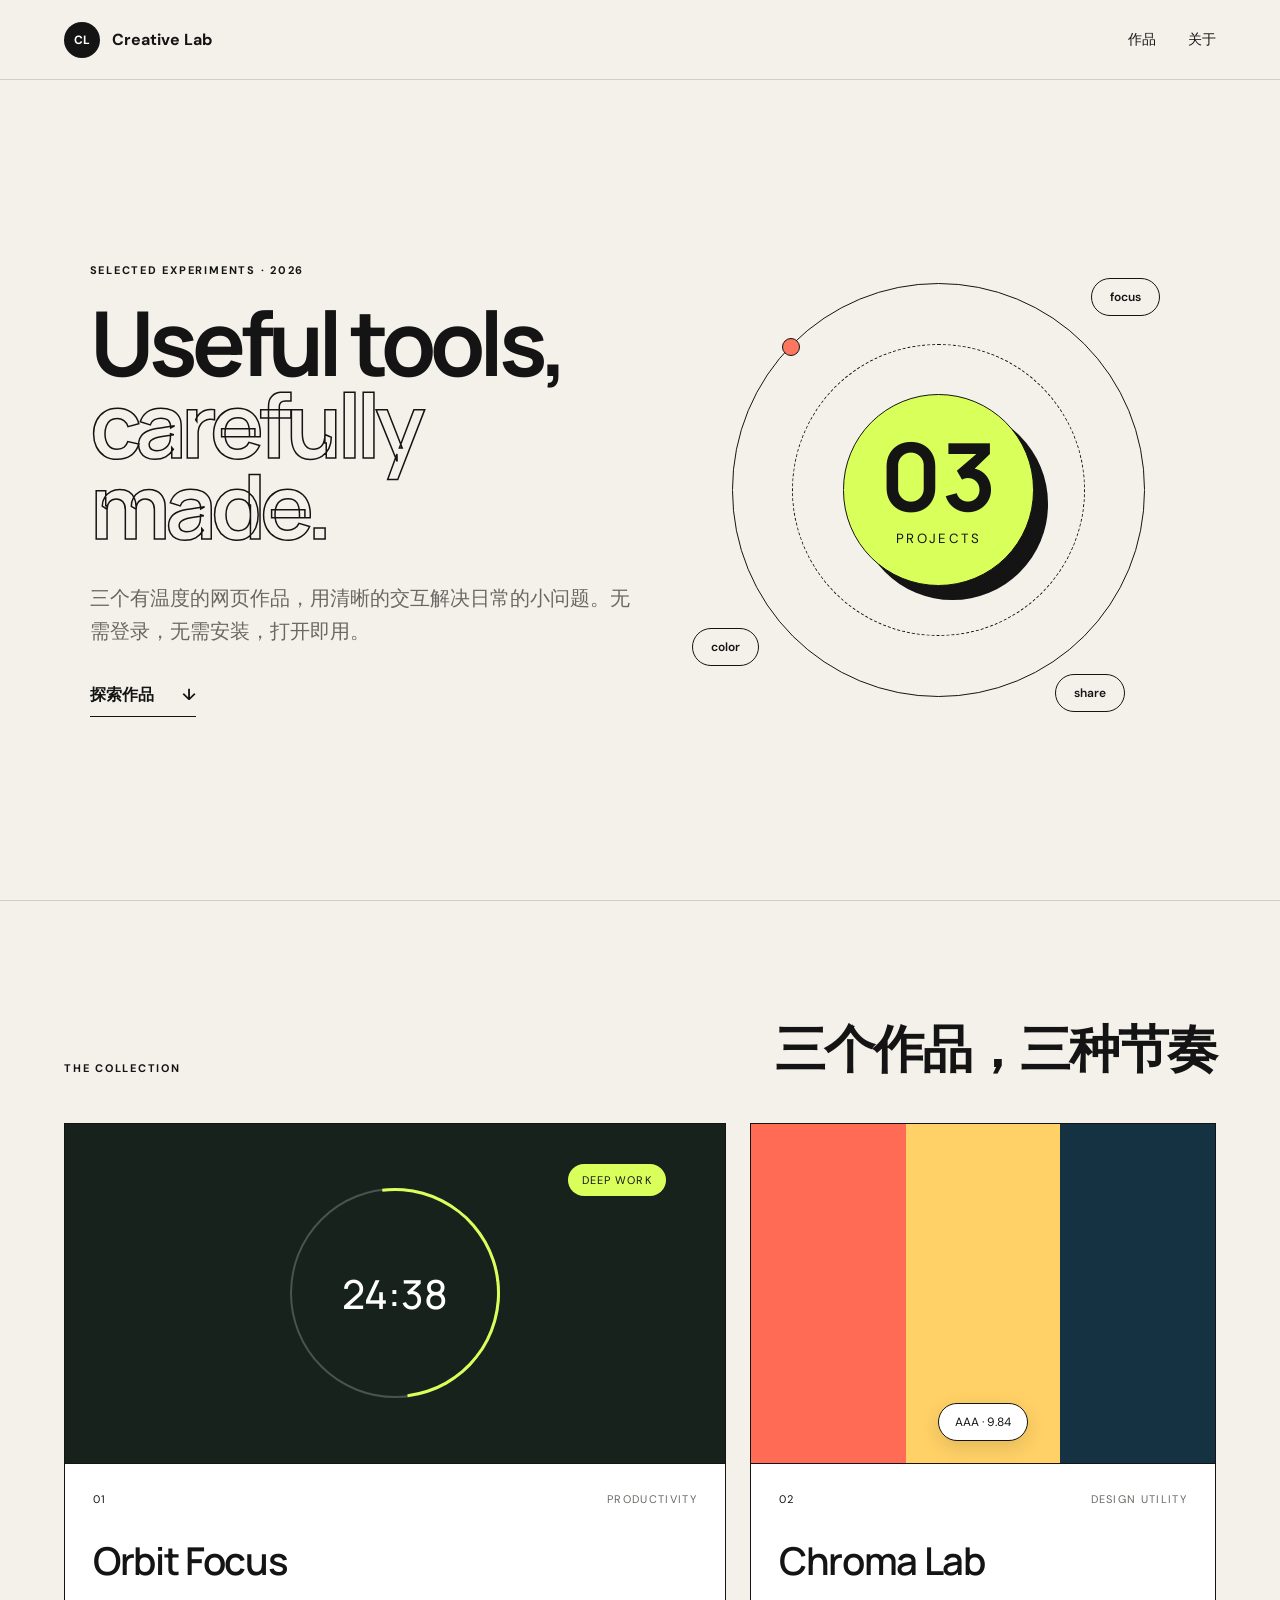
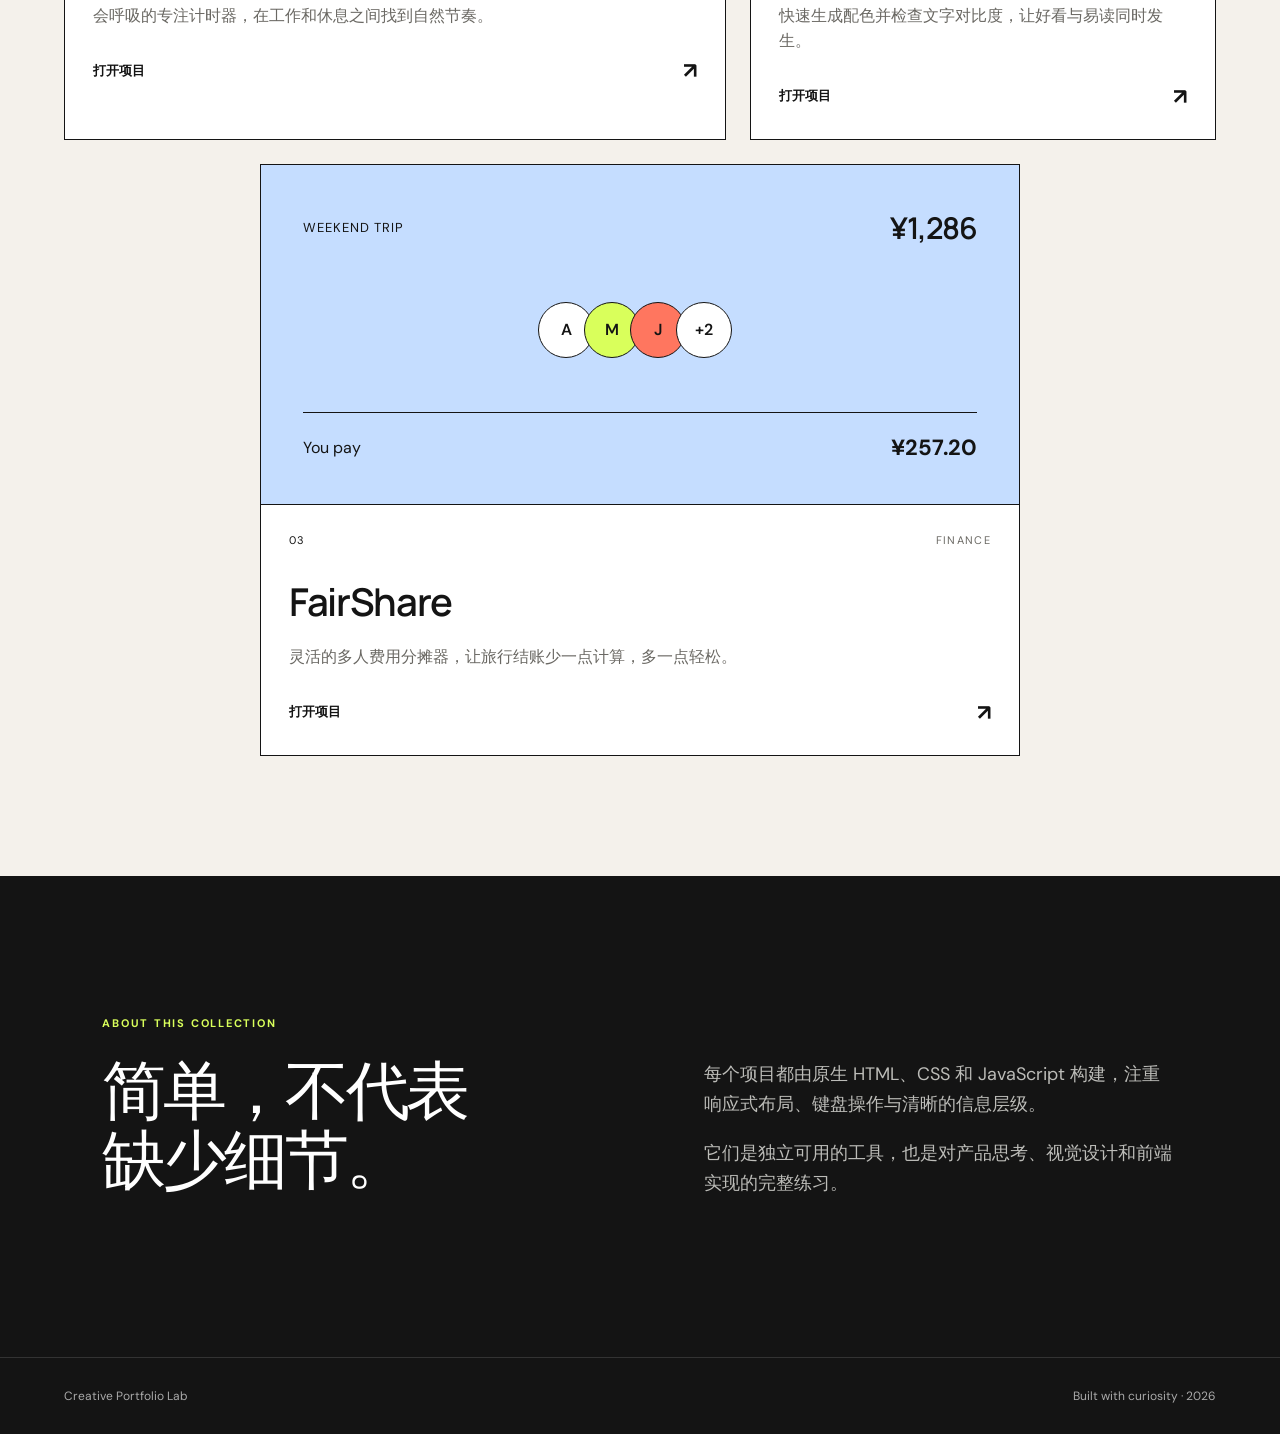
<file: index.html>
<!doctype html>
<html lang="zh-CN">
<head>
  <meta charset="utf-8">
  <meta name="viewport" content="width=device-width, initial-scale=1">
  <meta name="description" content="Three thoughtful, interactive web experiments built with vanilla HTML, CSS, and JavaScript.">
  <title>Creative Portfolio Lab</title>
  <link rel="stylesheet" href="styles.css">
</head>
<body>
  <header class="site-header">
    <a class="brand" href="index.html" aria-label="Creative Portfolio Lab home">
      <span class="brand-mark" aria-hidden="true">CL</span>
      <span>Creative Lab</span>
    </a>
    <nav aria-label="Main navigation">
      <a href="#work">作品</a>
      <a href="#about">关于</a>
    </nav>
  </header>

  <main>
    <section class="hero">
      <div class="hero-copy">
        <p class="eyebrow">Selected experiments · 2026</p>
        <h1>Useful tools,<br><span>carefully made.</span></h1>
        <p class="lede">三个有温度的网页作品，用清晰的交互解决日常的小问题。无需登录，无需安装，打开即用。</p>
        <a class="primary-link" href="#work">探索作品 <span aria-hidden="true">↓</span></a>
      </div>
      <div class="hero-art" aria-hidden="true">
        <div class="orbit orbit-one"></div>
        <div class="orbit orbit-two"></div>
        <div class="core"><span>03</span><small>projects</small></div>
        <div class="floating-label label-one">focus</div>
        <div class="floating-label label-two">color</div>
        <div class="floating-label label-three">share</div>
      </div>
    </section>

    <section class="work" id="work" aria-labelledby="work-title">
      <div class="section-heading">
        <p class="eyebrow">The collection</p>
        <h2 id="work-title">三个作品，三种节奏</h2>
      </div>

      <div class="project-grid">
        <article class="project-card card-focus">
          <a class="card-link" href="projects/orbit-focus/index.html" aria-label="Open Orbit Focus">
            <div class="card-visual focus-visual" aria-hidden="true">
              <div class="mini-timer"><span>24:38</span><i></i></div>
              <div class="mini-chip">deep work</div>
            </div>
            <div class="card-copy">
              <div><span class="project-number">01</span><span class="project-tag">Productivity</span></div>
              <h3>Orbit Focus</h3>
              <p>会呼吸的专注计时器，在工作和休息之间找到自然节奏。</p>
              <span class="open-project">打开项目 <b aria-hidden="true">↗</b></span>
            </div>
          </a>
        </article>

        <article class="project-card card-chroma">
          <a class="card-link" href="projects/chroma-lab/index.html" aria-label="Open Chroma Lab">
            <div class="card-visual chroma-visual" aria-hidden="true">
              <span style="--swatch:#ff6b55"></span><span style="--swatch:#ffd166"></span><span style="--swatch:#153243"></span>
              <div class="contrast-pill">AAA · 9.84</div>
            </div>
            <div class="card-copy">
              <div><span class="project-number">02</span><span class="project-tag">Design utility</span></div>
              <h3>Chroma Lab</h3>
              <p>快速生成配色并检查文字对比度，让好看与易读同时发生。</p>
              <span class="open-project">打开项目 <b aria-hidden="true">↗</b></span>
            </div>
          </a>
        </article>

        <article class="project-card card-share">
          <a class="card-link" href="projects/fairshare/index.html" aria-label="Open FairShare">
            <div class="card-visual share-visual" aria-hidden="true">
              <div class="receipt-line"><span>Weekend trip</span><b>¥1,286</b></div>
              <div class="avatar-stack"><i>A</i><i>M</i><i>J</i><i>+2</i></div>
              <div class="split-line"><span>You pay</span><b>¥257.20</b></div>
            </div>
            <div class="card-copy">
              <div><span class="project-number">03</span><span class="project-tag">Finance</span></div>
              <h3>FairShare</h3>
              <p>灵活的多人费用分摊器，让旅行结账少一点计算，多一点轻松。</p>
              <span class="open-project">打开项目 <b aria-hidden="true">↗</b></span>
            </div>
          </a>
        </article>
      </div>
    </section>

    <section class="about" id="about">
      <p class="eyebrow">About this collection</p>
      <div class="about-grid">
        <h2>简单，不代表<br>缺少细节。</h2>
        <div>
          <p>每个项目都由原生 HTML、CSS 和 JavaScript 构建，注重响应式布局、键盘操作与清晰的信息层级。</p>
          <p>它们是独立可用的工具，也是对产品思考、视觉设计和前端实现的完整练习。</p>
        </div>
      </div>
    </section>
  </main>

  <footer><span>Creative Portfolio Lab</span><span>Built with curiosity · 2026</span></footer>
  <script src="script.js"></script>
</body>
</html>
</file>
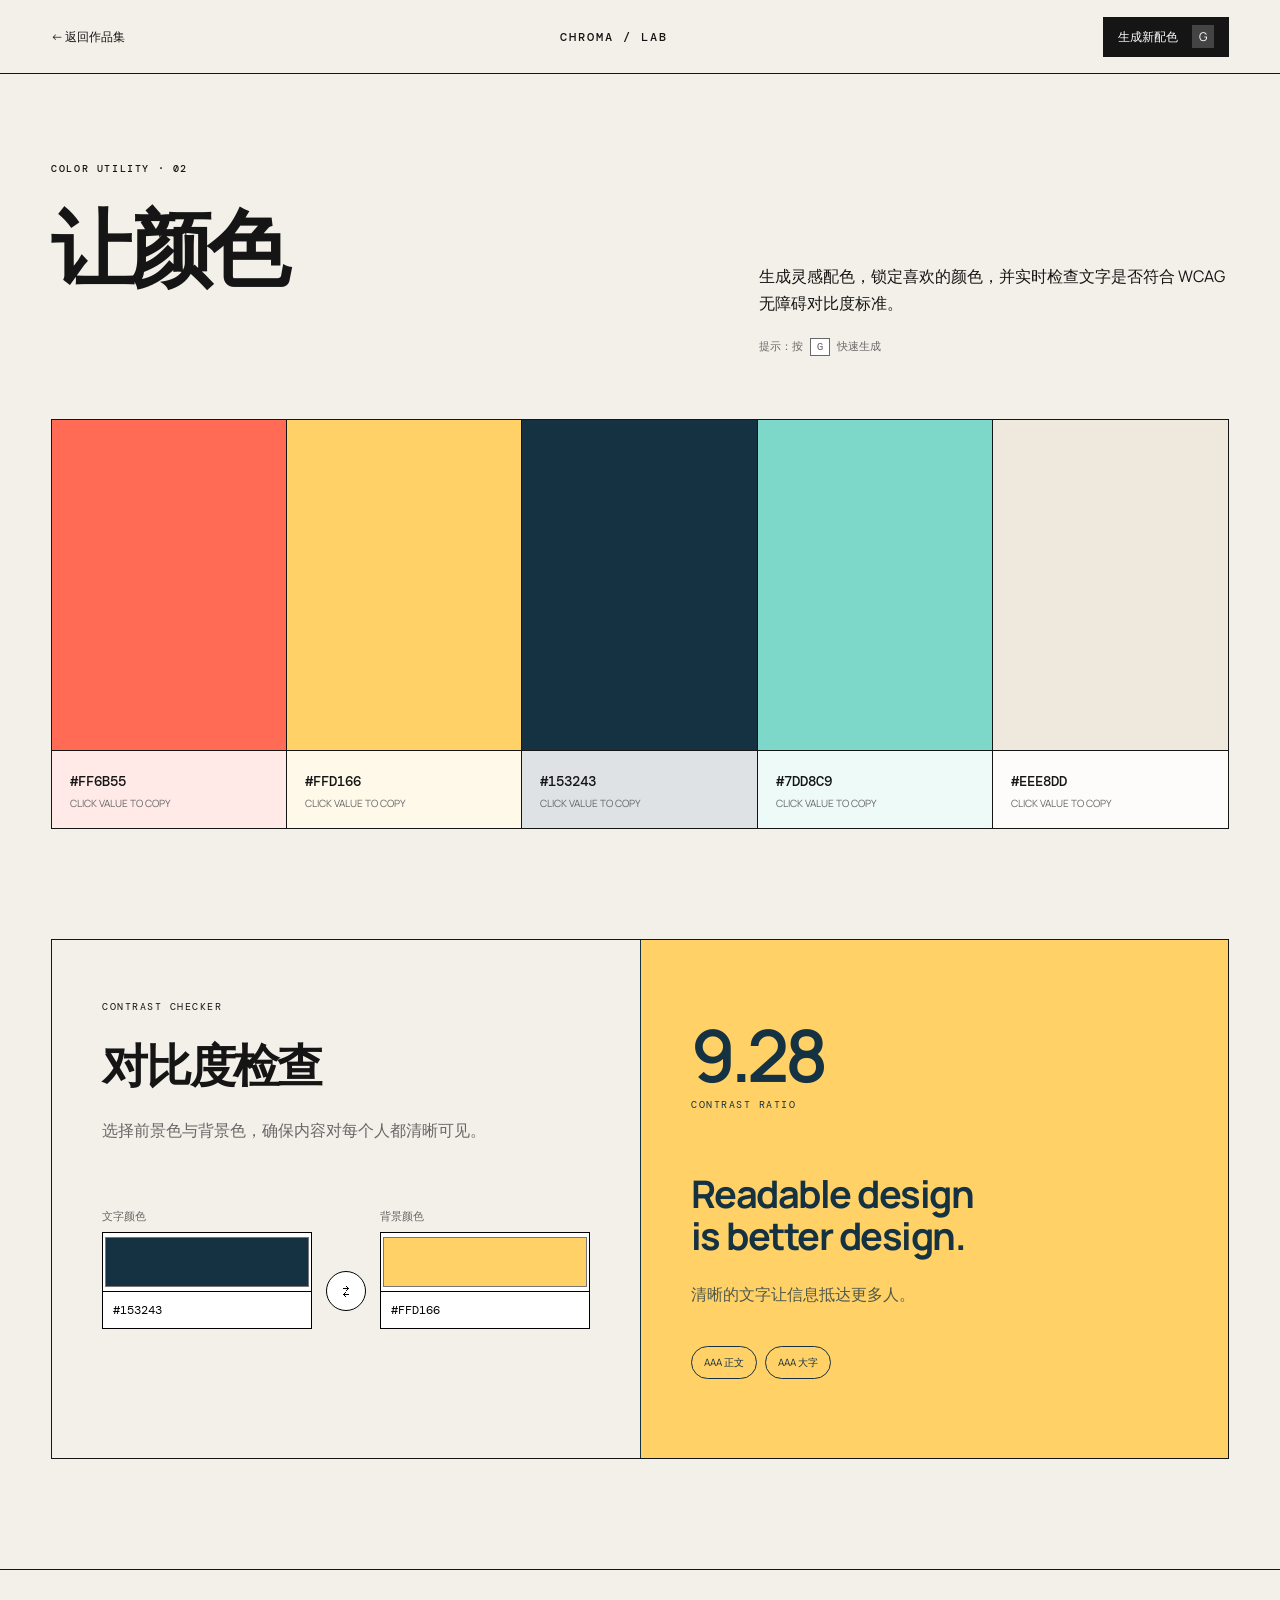
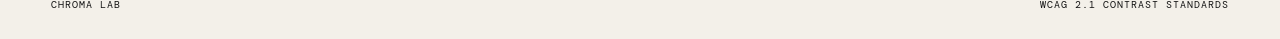
<file: projects/chroma-lab/index.html>
<!doctype html><html lang="zh-CN"><head><meta charset="utf-8"><meta name="viewport" content="width=device-width,initial-scale=1"><meta name="description" content="Generate palettes and check WCAG contrast."><title>Chroma Lab</title><link rel="stylesheet" href="style.css"></head>
<body><header><a href="../../index.html">← 返回作品集</a><strong>CHROMA / LAB</strong><button id="generateTop">生成新配色 <span>G</span></button></header>
<main><section class="title"><p>Color utility · 02</p><h1>让颜色<br><em>好看又好读。</em></h1><div><p>生成灵感配色，锁定喜欢的颜色，并实时检查文字是否符合 WCAG 无障碍对比度标准。</p><p class="hint">提示：按 <kbd>G</kbd> 快速生成</p></div></section>
<section class="palette" aria-label="Generated color palette" id="palette"></section>
<section class="contrast"><div class="contrast-copy"><p class="label">Contrast checker</p><h2>对比度检查</h2><p>选择前景色与背景色，确保内容对每个人都清晰可见。</p><div class="selectors"><label>文字颜色<input id="foreground" type="color" value="#153243"><input id="foregroundHex" value="#153243" maxlength="7"></label><button id="swap" aria-label="Swap colors">⇄</button><label>背景颜色<input id="background" type="color" value="#FFD166"><input id="backgroundHex" value="#FFD166" maxlength="7"></label></div></div><div class="preview" id="preview"><div class="ratio"><span id="ratio">9.28</span><small>CONTRAST RATIO</small></div><h3>Readable design<br>is better design.</h3><p>清晰的文字让信息抵达更多人。</p><div class="badges"><span id="normalBadge">AAA 正文</span><span id="largeBadge">AAA 大字</span></div></div></section></main>
<footer><span>Chroma Lab</span><span>WCAG 2.1 contrast standards</span></footer><script src="app.js"></script></body></html>
</file>
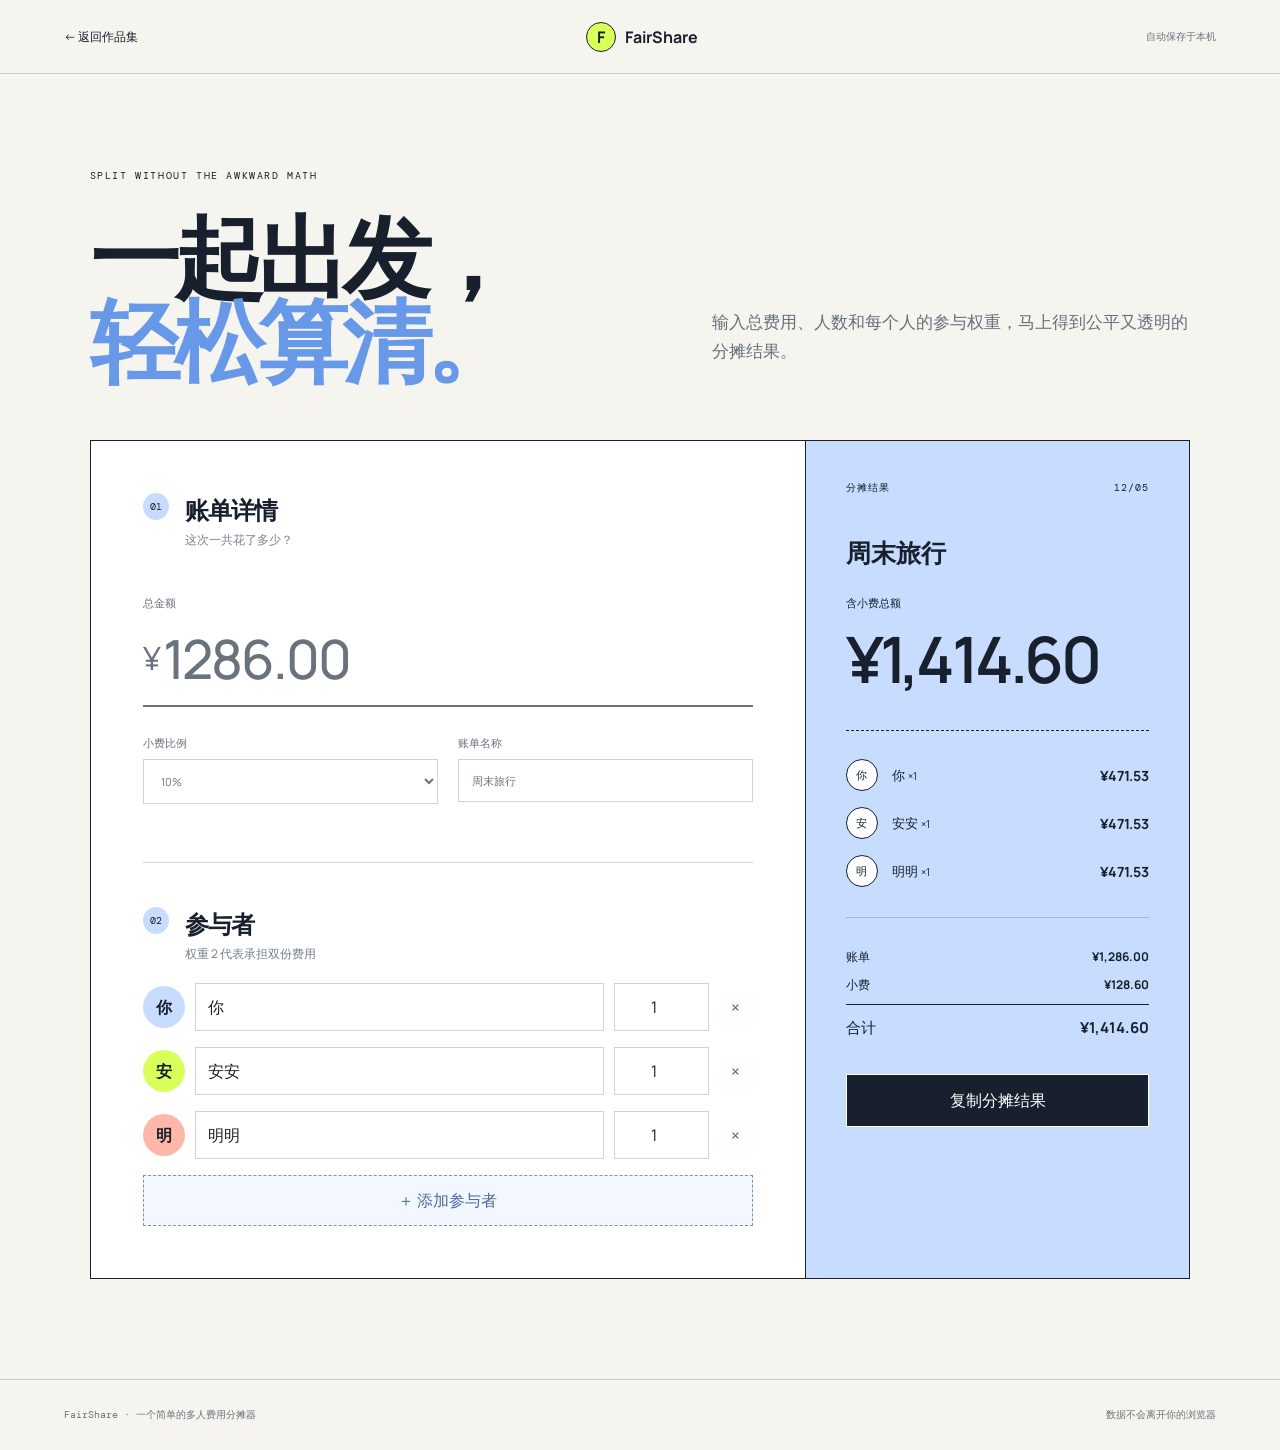
<file: projects/fairshare/index.html>
<!doctype html><html lang="zh-CN"><head><meta charset="utf-8"><meta name="viewport" content="width=device-width,initial-scale=1"><meta name="description" content="A flexible, friendly trip expense splitter."><title>FairShare</title><link rel="stylesheet" href="style.css"></head>
<body><header><a href="../../index.html">← 返回作品集</a><div class="brand"><i>F</i><span>FairShare</span></div><span class="saved">自动保存于本机</span></header>
<main><section class="hero"><p>Split without the awkward math</p><h1>一起出发，<br><em>轻松算清。</em></h1><p>输入总费用、人数和每个人的参与权重，马上得到公平又透明的分摊结果。</p></section>
<section class="calculator"><div class="form-panel"><div class="section-title"><span>01</span><div><h2>账单详情</h2><p>这次一共花了多少？</p></div></div><label class="amount-label">总金额<div class="amount-input"><span>¥</span><input id="amount" inputmode="decimal" value="1286.00" aria-label="Total amount"></div></label><div class="row"><label>小费比例<select id="tip"><option value="0">不含小费</option><option value="5">5%</option><option value="10" selected>10%</option><option value="15">15%</option><option value="20">20%</option></select></label><label>账单名称<input id="title" value="周末旅行" maxlength="28"></label></div>
<div class="section-title people-title"><span>02</span><div><h2>参与者</h2><p>权重 2 代表承担双份费用</p></div></div><div id="people"></div><button class="add" id="add">＋ 添加参与者</button></div>
<aside class="result-panel"><div class="receipt-head"><span>分摊结果</span><time id="date"></time></div><h3 id="receiptTitle">周末旅行</h3><div class="total"><small>含小费总额</small><strong id="grandTotal">¥1,414.60</strong></div><div class="rule"></div><div id="breakdown"></div><div class="summary"><div><span>账单</span><b id="base">¥1,286.00</b></div><div><span>小费</span><b id="tipAmount">¥128.60</b></div><div class="summary-total"><span>合计</span><b id="summaryTotal">¥1,414.60</b></div></div><button id="copy">复制分摊结果</button></aside></section></main>
<footer><span>FairShare · 一个简单的多人费用分摊器</span><span>数据不会离开你的浏览器</span></footer><script src="app.js"></script></body></html>
</file>
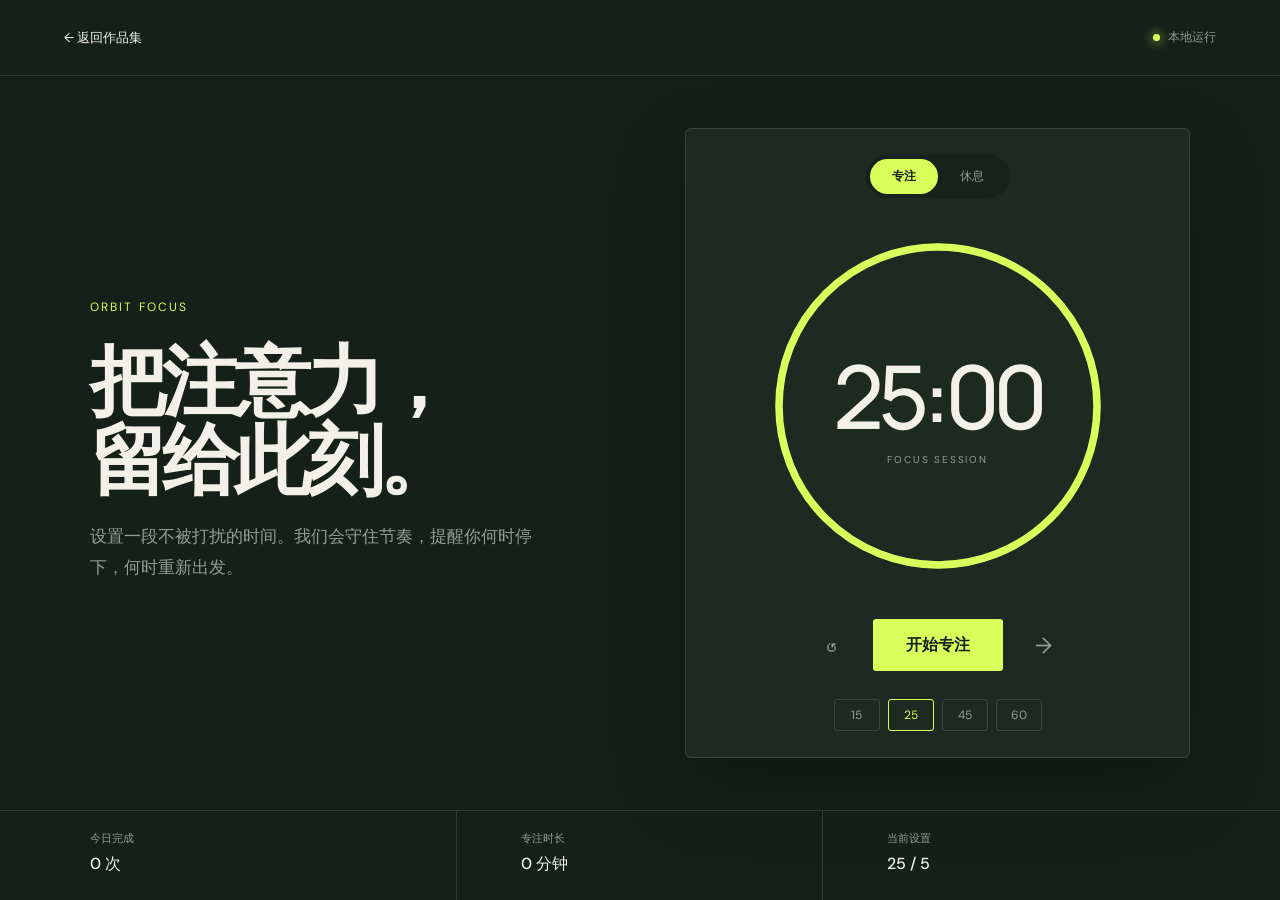
<file: projects/orbit-focus/index.html>
<!doctype html>
<html lang="zh-CN">
<head>
  <meta charset="utf-8"><meta name="viewport" content="width=device-width,initial-scale=1">
  <meta name="description" content="A calm, configurable focus timer."><title>Orbit Focus</title>
  <link rel="stylesheet" href="style.css">
</head>
<body data-mode="focus">
  <header><a href="../../index.html" class="back">← 返回作品集</a><div class="status"><i></i><span>本地运行</span></div></header>
  <main>
    <section class="intro"><p class="kicker">Orbit Focus</p><h1>把注意力，<br>留给此刻。</h1><p>设置一段不被打扰的时间。我们会守住节奏，提醒你何时停下，何时重新出发。</p></section>
    <section class="timer-panel" aria-label="Focus timer">
      <div class="mode-tabs" role="tablist"><button class="active" data-mode="focus">专注</button><button data-mode="break">休息</button></div>
      <div class="timer-wrap">
        <svg viewBox="0 0 240 240" aria-hidden="true"><circle class="track" cx="120" cy="120" r="106"></circle><circle class="progress" cx="120" cy="120" r="106"></circle></svg>
        <div class="timer-readout"><span id="time">25:00</span><small id="phase">FOCUS SESSION</small></div>
      </div>
      <div class="controls"><button id="reset" class="icon" aria-label="Reset timer">↺</button><button id="toggle" class="main-button">开始专注</button><button id="skip" class="icon" aria-label="Skip session">→</button></div>
      <div class="presets" aria-label="Timer presets"><button data-minutes="15">15</button><button class="selected" data-minutes="25">25</button><button data-minutes="45">45</button><button data-minutes="60">60</button></div>
    </section>
  </main>
  <aside class="session-strip"><div><span>今日完成</span><strong id="sessions">0 次</strong></div><div><span>专注时长</span><strong id="focusTotal">0 分钟</strong></div><div><span>当前设置</span><strong id="setting">25 / 5</strong></div></aside>
  <script src="app.js"></script>
</body></html>
</file>
<file: styles.css>
@import url('https://fonts.googleapis.com/css2?family=DM+Sans:wght@400;500;600;700&family=Manrope:wght@400;500;600;700&display=swap');

:root{--ink:#141414;--paper:#f4f1eb;--line:rgba(20,20,20,.16);--muted:#6a6863;--acid:#d9ff5b;--coral:#ff765f;--blue:#c5ddff}
*{box-sizing:border-box}
html{scroll-behavior:smooth}
body{margin:0;background:var(--paper);color:var(--ink);font-family:'DM Sans',sans-serif;letter-spacing:0;overflow-x:hidden}
a{color:inherit;text-decoration:none}
.site-header{height:80px;display:flex;align-items:center;justify-content:space-between;padding:0 clamp(24px,5vw,80px);border-bottom:1px solid var(--line);position:relative;z-index:10}
.brand{display:flex;align-items:center;gap:12px;font-weight:700}.brand-mark{display:grid;place-items:center;width:36px;height:36px;border-radius:50%;background:var(--ink);color:white;font-size:12px}
nav{display:flex;gap:32px;font-size:14px}nav a{position:relative}nav a:after{content:'';position:absolute;left:0;right:100%;bottom:-5px;height:1px;background:currentColor;transition:right .25s}nav a:hover:after{right:0}
.hero{min-height:calc(100vh - 80px);display:grid;grid-template-columns:1.05fr .95fr;align-items:center;padding:64px clamp(24px,7vw,112px);gap:40px}
.eyebrow{text-transform:uppercase;letter-spacing:.16em;font-size:11px;font-weight:700;margin:0 0 24px}.hero h1{font-family:'Manrope',sans-serif;font-size:clamp(56px,7vw,108px);line-height:.91;letter-spacing:-.065em;margin:0}.hero h1 span{color:transparent;-webkit-text-stroke:1.5px var(--ink)}
.lede{font-size:clamp(16px,1.6vw,20px);line-height:1.65;color:var(--muted);max-width:560px;margin:36px 0}.primary-link{display:inline-flex;gap:28px;align-items:center;border-bottom:1px solid;padding:0 0 10px;font-weight:600}.primary-link span{transition:transform .2s}.primary-link:hover span{transform:translateY(4px)}
.hero-art{position:relative;width:100%;aspect-ratio:1;max-width:620px;margin:auto;display:grid;place-items:center}.orbit{position:absolute;border:1px solid var(--ink);border-radius:50%}.orbit-one{width:82%;height:82%;animation:spin 24s linear infinite}.orbit-one:after{content:'';position:absolute;width:16px;height:16px;background:var(--coral);border:1px solid var(--ink);border-radius:50%;top:13%;left:12%}.orbit-two{width:58%;height:58%;border-style:dashed;animation:spin 18s linear reverse infinite}.core{width:38%;height:38%;border-radius:50%;background:var(--acid);display:flex;flex-direction:column;align-items:center;justify-content:center;border:1px solid var(--ink);box-shadow:14px 14px 0 var(--ink)}.core span{font:700 clamp(48px,8vw,94px)/.9 'Manrope'}.core small{text-transform:uppercase;letter-spacing:.18em;margin-top:12px}.floating-label{position:absolute;border:1px solid;border-radius:40px;padding:10px 18px;background:var(--paper);font-size:12px;font-weight:600}.label-one{top:8%;right:6%}.label-two{bottom:15%;left:1%}.label-three{bottom:6%;right:13%}
@keyframes spin{to{transform:rotate(360deg)}}
.work{padding:120px clamp(24px,5vw,80px);border-top:1px solid var(--line)}.section-heading{display:flex;justify-content:space-between;align-items:end;margin-bottom:48px}.section-heading h2{font:600 clamp(32px,4vw,58px)/1.05 'Manrope';letter-spacing:-.04em;margin:0}.section-heading .eyebrow{margin:0}
.project-grid{display:grid;grid-template-columns:repeat(12,1fr);gap:24px}.project-card{border:1px solid var(--ink);background:#fff;transition:transform .3s,box-shadow .3s}.project-card:hover{transform:translate(-5px,-5px);box-shadow:10px 10px 0 var(--ink)}.project-card:nth-child(1){grid-column:span 7}.project-card:nth-child(2){grid-column:span 5}.project-card:nth-child(3){grid-column:3/span 8}.card-link{display:block;height:100%}.card-visual{height:340px;border-bottom:1px solid;position:relative;overflow:hidden}.card-copy{padding:28px}.card-copy>div{display:flex;justify-content:space-between}.project-number,.project-tag{font-size:11px;text-transform:uppercase;letter-spacing:.12em}.project-tag{color:var(--muted)}.card-copy h3{font:600 clamp(28px,3vw,42px) 'Manrope';letter-spacing:-.035em;margin:28px 0 10px}.card-copy p{color:var(--muted);line-height:1.6;max-width:520px}.open-project{display:flex;justify-content:space-between;align-items:center;margin-top:28px;font-size:13px;font-weight:700}.open-project b{font-size:22px;transition:transform .2s}.project-card:hover .open-project b{transform:translate(3px,-3px)}
.focus-visual{background:#17221c;display:grid;place-items:center}.mini-timer{width:210px;height:210px;border-radius:50%;border:2px solid rgba(255,255,255,.22);display:grid;place-items:center;position:relative;color:white;font:500 40px 'Manrope'}.mini-timer i{position:absolute;inset:-2px;border:3px solid transparent;border-top-color:var(--acid);border-right-color:var(--acid);border-radius:50%;transform:rotate(38deg)}.mini-chip{position:absolute;right:9%;top:12%;background:var(--acid);padding:9px 14px;border-radius:30px;font-size:11px;text-transform:uppercase;letter-spacing:.1em}
.chroma-visual{display:grid;grid-template-columns:repeat(3,1fr)}.chroma-visual>span{background:var(--swatch)}.contrast-pill{position:absolute;bottom:22px;left:50%;transform:translateX(-50%);background:white;border:1px solid;padding:10px 16px;border-radius:30px;font-size:12px;white-space:nowrap;box-shadow:0 6px 20px rgba(0,0,0,.12)}
.share-visual{background:#c5ddff;padding:42px;display:flex;flex-direction:column;justify-content:space-between}.receipt-line,.split-line{display:flex;justify-content:space-between;align-items:center}.receipt-line{font-size:13px;text-transform:uppercase;letter-spacing:.08em}.receipt-line b{font:600 30px 'Manrope';letter-spacing:-.04em}.avatar-stack{display:flex;justify-content:center}.avatar-stack i{width:56px;height:56px;border-radius:50%;background:white;border:1px solid;display:grid;place-items:center;font-style:normal;font-weight:600;margin-left:-10px}.avatar-stack i:nth-child(2){background:var(--acid)}.avatar-stack i:nth-child(3){background:var(--coral)}.split-line{border-top:1px solid;padding-top:20px}.split-line b{font-size:22px}
.about{padding:140px clamp(24px,8vw,128px);background:var(--ink);color:white}.about .eyebrow{color:var(--acid)}.about-grid{display:grid;grid-template-columns:1fr 1fr;gap:10vw}.about h2{font:500 clamp(42px,5vw,72px)/1.08 'Manrope';letter-spacing:-.05em;margin:0}.about-grid>div{font-size:18px;line-height:1.7;color:#bcbcb8;max-width:600px}.about-grid p:first-child{margin-top:5px}
footer{display:flex;justify-content:space-between;padding:30px clamp(24px,5vw,80px);font-size:12px;border-top:1px solid #333;background:var(--ink);color:#aaa}
@media(max-width:850px){.hero{grid-template-columns:1fr;padding-top:80px}.hero-art{width:min(100%,520px)}.project-card:nth-child(n){grid-column:span 12}.about-grid{grid-template-columns:1fr;gap:40px}.section-heading{display:block}.section-heading .eyebrow{margin-bottom:18px}}
@media(max-width:520px){.site-header nav{gap:16px}.hero{min-height:auto}.hero h1{font-size:52px}.card-visual{height:280px}.share-visual{padding:28px}.work{padding-top:90px}.about{padding-block:100px}footer{display:block;line-height:2}}
@media(prefers-reduced-motion:reduce){*{scroll-behavior:auto!important;animation:none!important;transition:none!important}}
</file>
<file: projects/chroma-lab/style.css>
@import url('https://fonts.googleapis.com/css2?family=DM+Mono:wght@400;500&family=Manrope:wght@400;500;600;700&display=swap');
:root{--ink:#151515;--paper:#f3f0e9;--line:#202020}*{box-sizing:border-box}body{margin:0;background:var(--paper);color:var(--ink);font-family:'Manrope';letter-spacing:0}button,input{font:inherit}button{cursor:pointer}header{height:74px;padding:0 clamp(20px,4vw,64px);display:flex;align-items:center;justify-content:space-between;border-bottom:1px solid}header a{color:inherit;text-decoration:none;font-size:12px}header strong{font:500 12px 'DM Mono';letter-spacing:.16em}header button{border:0;background:var(--ink);color:white;padding:11px 15px;font-size:12px}header button span{background:#444;padding:3px 7px;margin-left:12px}
main{padding:0 clamp(20px,4vw,64px)}.title{display:grid;grid-template-columns:1.4fr 1fr;align-items:end;padding:78px 0 54px}.title>p{grid-column:1/-1;font:500 10px 'DM Mono';text-transform:uppercase;letter-spacing:.16em}.title h1{font:600 clamp(52px,6.5vw,94px)/.95 'Manrope';letter-spacing:-.06em;margin:22px 0 0}.title h1 em{font-style:normal;color:transparent;-webkit-text-stroke:1.3px}.title>div{max-width:470px;justify-self:end}.title>div p:first-child{font-size:16px;line-height:1.7}.hint{font:11px 'DM Mono';margin-top:22px;color:#686868}kbd{border:1px solid;padding:2px 6px;background:white}
.palette{height:410px;display:grid;grid-template-columns:repeat(5,1fr);border:1px solid}.swatch{position:relative;background:var(--color);border-right:1px solid;transition:flex .2s}.swatch:last-child{border:0}.swatch-info{position:absolute;inset:auto 0 0;padding:18px;background:rgba(255,255,255,.86);border-top:1px solid;backdrop-filter:blur(8px)}.swatch-info strong{font:500 14px 'DM Mono'}.swatch-info span{display:block;font-size:10px;color:#666;margin-top:5px;text-transform:uppercase}.lock{position:absolute;right:12px;top:12px;width:34px;height:34px;background:rgba(255,255,255,.8);border:1px solid;border-radius:50%;opacity:0;transition:opacity .2s}.swatch:hover .lock,.lock.locked{opacity:1}.lock.locked{background:var(--ink);color:white}
.contrast{display:grid;grid-template-columns:1fr 1fr;margin:110px 0;border:1px solid;min-height:520px}.contrast-copy{padding:50px}.label{font:10px 'DM Mono';text-transform:uppercase;letter-spacing:.15em}.contrast h2{font-size:46px;letter-spacing:-.05em;margin:20px 0}.contrast-copy>p:nth-child(3){color:#686868;line-height:1.6;max-width:430px}.selectors{display:grid;grid-template-columns:1fr auto 1fr;gap:14px;align-items:end;margin-top:64px}.selectors label{font-size:11px;color:#666}.selectors label input[type=color]{width:100%;height:60px;border:1px solid;padding:0;margin:8px 0 0;background:white}.selectors input[type=text],.selectors input:not([type]){width:100%;border:1px solid;border-top:0;padding:10px;font:12px 'DM Mono';text-transform:uppercase}.selectors button{width:40px;height:40px;margin-bottom:18px;background:white;border:1px solid;border-radius:50%}
.preview{padding:50px;display:flex;flex-direction:column;justify-content:center;border-left:1px solid;background:var(--preview-bg,#ffd166);color:var(--preview-fg,#153243)}.ratio span{display:block;font:600 72px/1 'Manrope';letter-spacing:-.06em}.ratio small{font:10px 'DM Mono';letter-spacing:.15em}.preview h3{font-size:38px;line-height:1.1;letter-spacing:-.04em;margin:60px 0 10px}.preview>p{opacity:.75}.badges{display:flex;gap:8px;margin-top:24px}.badges span{border:1px solid currentColor;border-radius:30px;padding:8px 12px;font-size:10px}.badges .fail{opacity:.45;text-decoration:line-through}
footer{padding:28px clamp(20px,4vw,64px);display:flex;justify-content:space-between;border-top:1px solid;font:10px 'DM Mono';text-transform:uppercase;letter-spacing:.1em}
@media(max-width:800px){.title{grid-template-columns:1fr;gap:30px}.title>div{justify-self:start}.palette{height:auto;grid-template-columns:1fr}.swatch{height:150px;border-right:0;border-bottom:1px solid}.contrast{grid-template-columns:1fr}.preview{border-left:0;border-top:1px solid}.selectors{margin-top:36px}}
@media(max-width:480px){header strong{display:none}.contrast-copy,.preview{padding:30px}.contrast h2{font-size:38px}.selectors{grid-template-columns:1fr}.selectors button{margin:auto;transform:rotate(90deg)}.ratio span{font-size:58px}}
</file>
<file: projects/fairshare/style.css>
@import url('https://fonts.googleapis.com/css2?family=DM+Mono:wght@400;500&family=Manrope:wght@400;500;600;700&display=swap');
:root{--ink:#17202c;--paper:#f6f4ef;--blue:#c7dcff;--acid:#d9ff5b;--coral:#ff765f;--line:rgba(23,32,44,.2)}*{box-sizing:border-box}body{margin:0;background:var(--paper);color:var(--ink);font-family:'Manrope'}button,input,select{font:inherit;color:inherit}button{cursor:pointer}header{height:74px;border-bottom:1px solid var(--line);display:flex;align-items:center;justify-content:space-between;padding:0 clamp(20px,5vw,76px)}header a{font-size:12px;text-decoration:none;color:inherit}.brand{display:flex;align-items:center;gap:9px;font-weight:700}.brand i{font-style:normal;width:30px;height:30px;border-radius:50%;display:grid;place-items:center;background:var(--acid);border:1px solid}.saved{font:10px 'DM Mono';text-transform:uppercase;color:#68717d}
main{padding:0 clamp(20px,7vw,110px)}.hero{display:grid;grid-template-columns:1.3fr 1fr;padding:85px 0 58px;align-items:end}.hero>p:first-child{grid-column:1/-1;font:10px 'DM Mono';letter-spacing:.16em;text-transform:uppercase}.hero h1{font:600 clamp(54px,7vw,98px)/.94 'Manrope';letter-spacing:-.065em;margin:22px 0 0}.hero h1 em{font-style:normal;color:#6899e8}.hero>p:last-child{max-width:480px;font-size:17px;line-height:1.7;color:#67717b;justify-self:end}
.calculator{display:grid;grid-template-columns:1.3fr .7fr;border:1px solid;margin-bottom:100px;background:white}.form-panel{padding:52px}.section-title{display:flex;gap:16px;align-items:flex-start}.section-title>span{font:10px 'DM Mono';background:var(--blue);padding:7px;border-radius:50%}.section-title h2{margin:0;font-size:24px;letter-spacing:-.03em}.section-title p{margin:4px 0;color:#76808b;font-size:12px}.amount-label{display:block;margin-top:42px;font-size:11px;color:#69727d}.amount-input{display:flex;align-items:center;border-bottom:2px solid;padding:9px 0}.amount-input span{font-size:32px}.amount-input input{width:100%;border:0;outline:0;font:500 54px 'Manrope';letter-spacing:-.04em;background:transparent}.row{display:grid;grid-template-columns:1fr 1fr;gap:20px;margin-top:28px}.row label{font-size:11px;color:#69727d}.row select,.row input{display:block;width:100%;border:1px solid var(--line);background:white;padding:13px;margin-top:8px;outline:0}.people-title{margin-top:58px;padding-top:44px;border-top:1px solid var(--line)}
.person{display:grid;grid-template-columns:42px 1fr 95px 34px;gap:10px;align-items:center;margin-top:16px}.avatar{width:42px;height:42px;border-radius:50%;display:grid;place-items:center;background:var(--avatar,var(--blue));font-weight:600}.person input{min-width:0;border:1px solid var(--line);padding:12px}.person .weight{text-align:center}.remove{border:0;background:transparent;color:#9a4c42;font-size:18px}.add{border:1px dashed #7695be;color:#4a6c9a;background:#f3f7ff;width:100%;padding:13px;margin-top:16px}
.result-panel{background:var(--blue);border-left:1px solid;padding:40px;position:relative}.receipt-head{display:flex;justify-content:space-between;font:10px 'DM Mono';text-transform:uppercase;letter-spacing:.1em}.result-panel h3{font-size:25px;margin:40px 0 25px}.total small{display:block;font-size:11px}.total strong{display:block;font:600 clamp(42px,5vw,64px) 'Manrope';letter-spacing:-.055em;margin-top:4px}.rule{border-top:1px dashed;margin:28px 0}.person-result{display:grid;grid-template-columns:36px 1fr auto;align-items:center;gap:10px;margin:16px 0}.person-result i{font-style:normal;width:32px;height:32px;border:1px solid;border-radius:50%;display:grid;place-items:center;background:white;font-size:11px}.person-result span{font-size:13px}.person-result b{font-size:14px}.summary{border-top:1px solid var(--line);margin-top:30px;padding-top:20px}.summary>div{display:flex;justify-content:space-between;margin:10px 0;font-size:12px}.summary-total{padding-top:12px;border-top:1px solid;font-size:15px!important}.result-panel>button{width:100%;padding:14px;border:1px solid;background:var(--ink);color:white;margin-top:26px}.result-panel>button.copied{background:#386644}
footer{border-top:1px solid var(--line);padding:28px clamp(20px,5vw,76px);display:flex;justify-content:space-between;font:10px 'DM Mono';color:#69727d}
@media(max-width:850px){.hero{grid-template-columns:1fr;gap:25px}.hero>p:last-child{justify-self:start}.calculator{grid-template-columns:1fr}.result-panel{border-left:0;border-top:1px solid}.form-panel{padding:36px}}
@media(max-width:480px){header .saved{display:none}.hero h1{font-size:52px}.row{grid-template-columns:1fr}.person{grid-template-columns:38px 1fr 75px 25px}.form-panel,.result-panel{padding:25px}.amount-input input{font-size:45px}footer{display:block;line-height:2}}
</file>
<file: projects/orbit-focus/style.css>
@import url('https://fonts.googleapis.com/css2?family=DM+Sans:wght@400;500;600&family=Manrope:wght@500;600;700&display=swap');
:root{--bg:#142019;--panel:#1c2a21;--ink:#f3f0e9;--muted:#91a096;--accent:#d9ff5b;--line:rgba(255,255,255,.13)}
*{box-sizing:border-box}body{margin:0;min-height:100vh;background:var(--bg);color:var(--ink);font-family:'DM Sans';transition:background .5s}body[data-mode=break]{--bg:#1d2436;--panel:#262e43;--accent:#a8cbff;--muted:#9ca8bf}
button,a{font:inherit;color:inherit}button{cursor:pointer}header{height:76px;padding:0 clamp(22px,5vw,72px);display:flex;align-items:center;justify-content:space-between;border-bottom:1px solid var(--line)}.back{text-decoration:none;font-size:13px}.status{display:flex;align-items:center;gap:8px;color:var(--muted);font-size:12px}.status i{width:7px;height:7px;background:var(--accent);border-radius:50%;box-shadow:0 0 12px var(--accent)}
main{min-height:calc(100vh - 166px);display:grid;grid-template-columns:1fr 1fr;align-items:center;gap:7vw;padding:48px clamp(24px,7vw,110px)}.intro{max-width:520px}.kicker{color:var(--accent);font-size:12px;letter-spacing:.18em;text-transform:uppercase}.intro h1{font:600 clamp(48px,6vw,84px)/1.03 'Manrope';letter-spacing:-.06em;margin:24px 0}.intro>p:last-child{font-size:17px;line-height:1.8;color:var(--muted);max-width:450px}
.timer-panel{background:var(--panel);border:1px solid var(--line);padding:26px;border-radius:6px;display:flex;align-items:center;flex-direction:column;box-shadow:0 28px 70px rgba(0,0,0,.25)}.mode-tabs{background:rgba(0,0,0,.18);padding:4px;border-radius:30px}.mode-tabs button{border:0;background:transparent;color:var(--muted);padding:9px 22px;border-radius:24px;font-size:12px}.mode-tabs .active{background:var(--accent);color:#142019;font-weight:600}
.timer-wrap{width:min(82%,360px);aspect-ratio:1;position:relative;margin:28px 0}.timer-wrap svg{width:100%;transform:rotate(-90deg)}circle{fill:none;stroke-width:5}.track{stroke:var(--line)}.progress{stroke:var(--accent);stroke-linecap:round;stroke-dasharray:666;stroke-dashoffset:0;transition:stroke-dashoffset .5s}.timer-readout{position:absolute;inset:0;display:grid;place-content:center;text-align:center}.timer-readout span{font:500 clamp(56px,7vw,88px)/1 'Manrope';letter-spacing:-.07em}.timer-readout small{color:var(--muted);font-size:10px;letter-spacing:.18em;margin-top:14px}
.controls{display:flex;align-items:center;gap:20px}.controls button{border:0}.main-button{background:var(--accent);color:#142019;border-radius:3px!important;padding:15px 32px;font-weight:600;min-width:130px}.icon{background:transparent;color:var(--muted);font-size:22px;width:42px;height:42px}.icon:hover{color:var(--ink)}.presets{display:flex;gap:8px;margin-top:28px}.presets button{border:1px solid var(--line);background:transparent;color:var(--muted);width:46px;height:32px;border-radius:3px;font-size:12px}.presets .selected{border-color:var(--accent);color:var(--accent)}
.session-strip{min-height:90px;border-top:1px solid var(--line);display:grid;grid-template-columns:repeat(3,1fr);padding:0 clamp(24px,7vw,110px)}.session-strip>div{padding:20px 5vw;border-right:1px solid var(--line);display:flex;flex-direction:column;gap:7px}.session-strip>div:first-child{padding-left:0}.session-strip>div:last-child{border:0}.session-strip span{color:var(--muted);font-size:11px}.session-strip strong{font-weight:500}
@media(max-width:780px){main{grid-template-columns:1fr;text-align:center}.intro{margin:auto}.intro>p:last-child{margin-inline:auto}.timer-panel{max-width:540px;width:100%;margin:auto}.session-strip{padding:0 20px}.session-strip>div{padding-inline:16px}}
@media(max-width:460px){.intro h1{font-size:46px}.timer-panel{padding-inline:12px}.session-strip strong{font-size:12px}.session-strip span{font-size:9px}}
</file>
